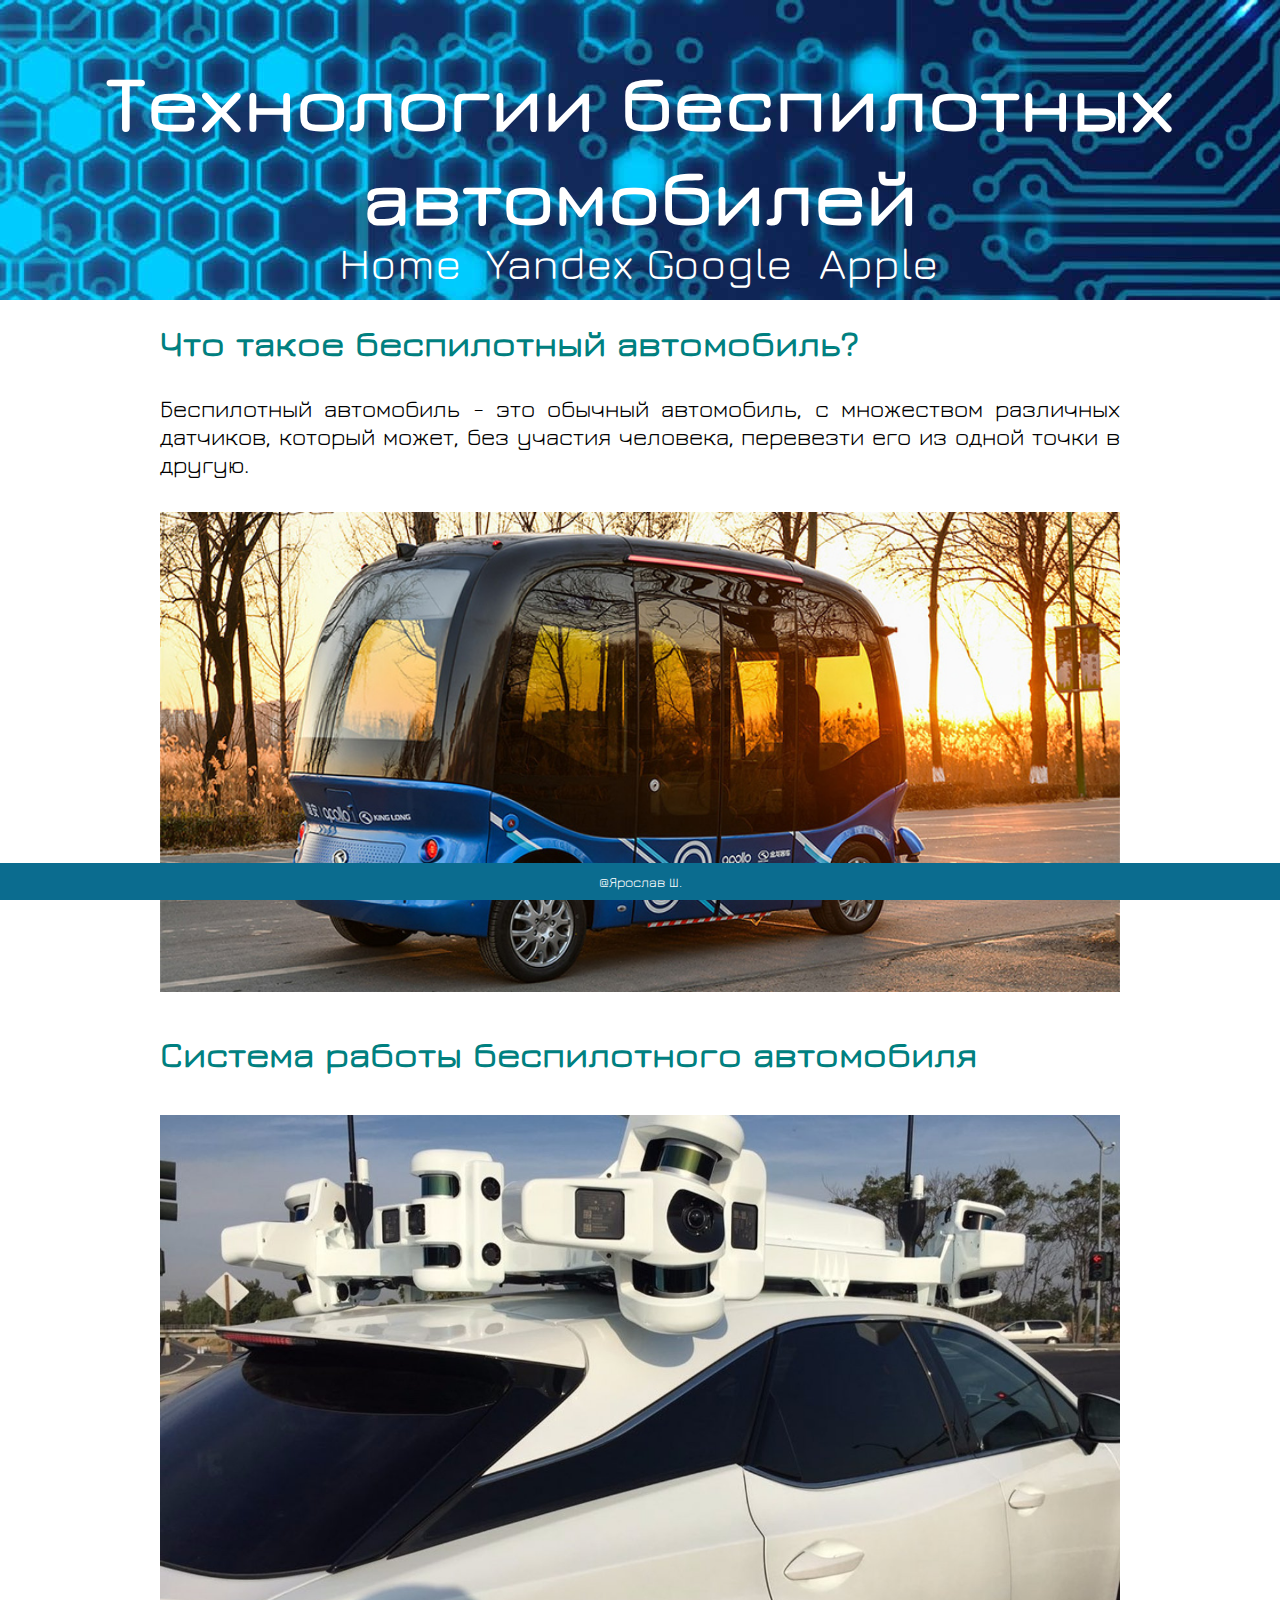
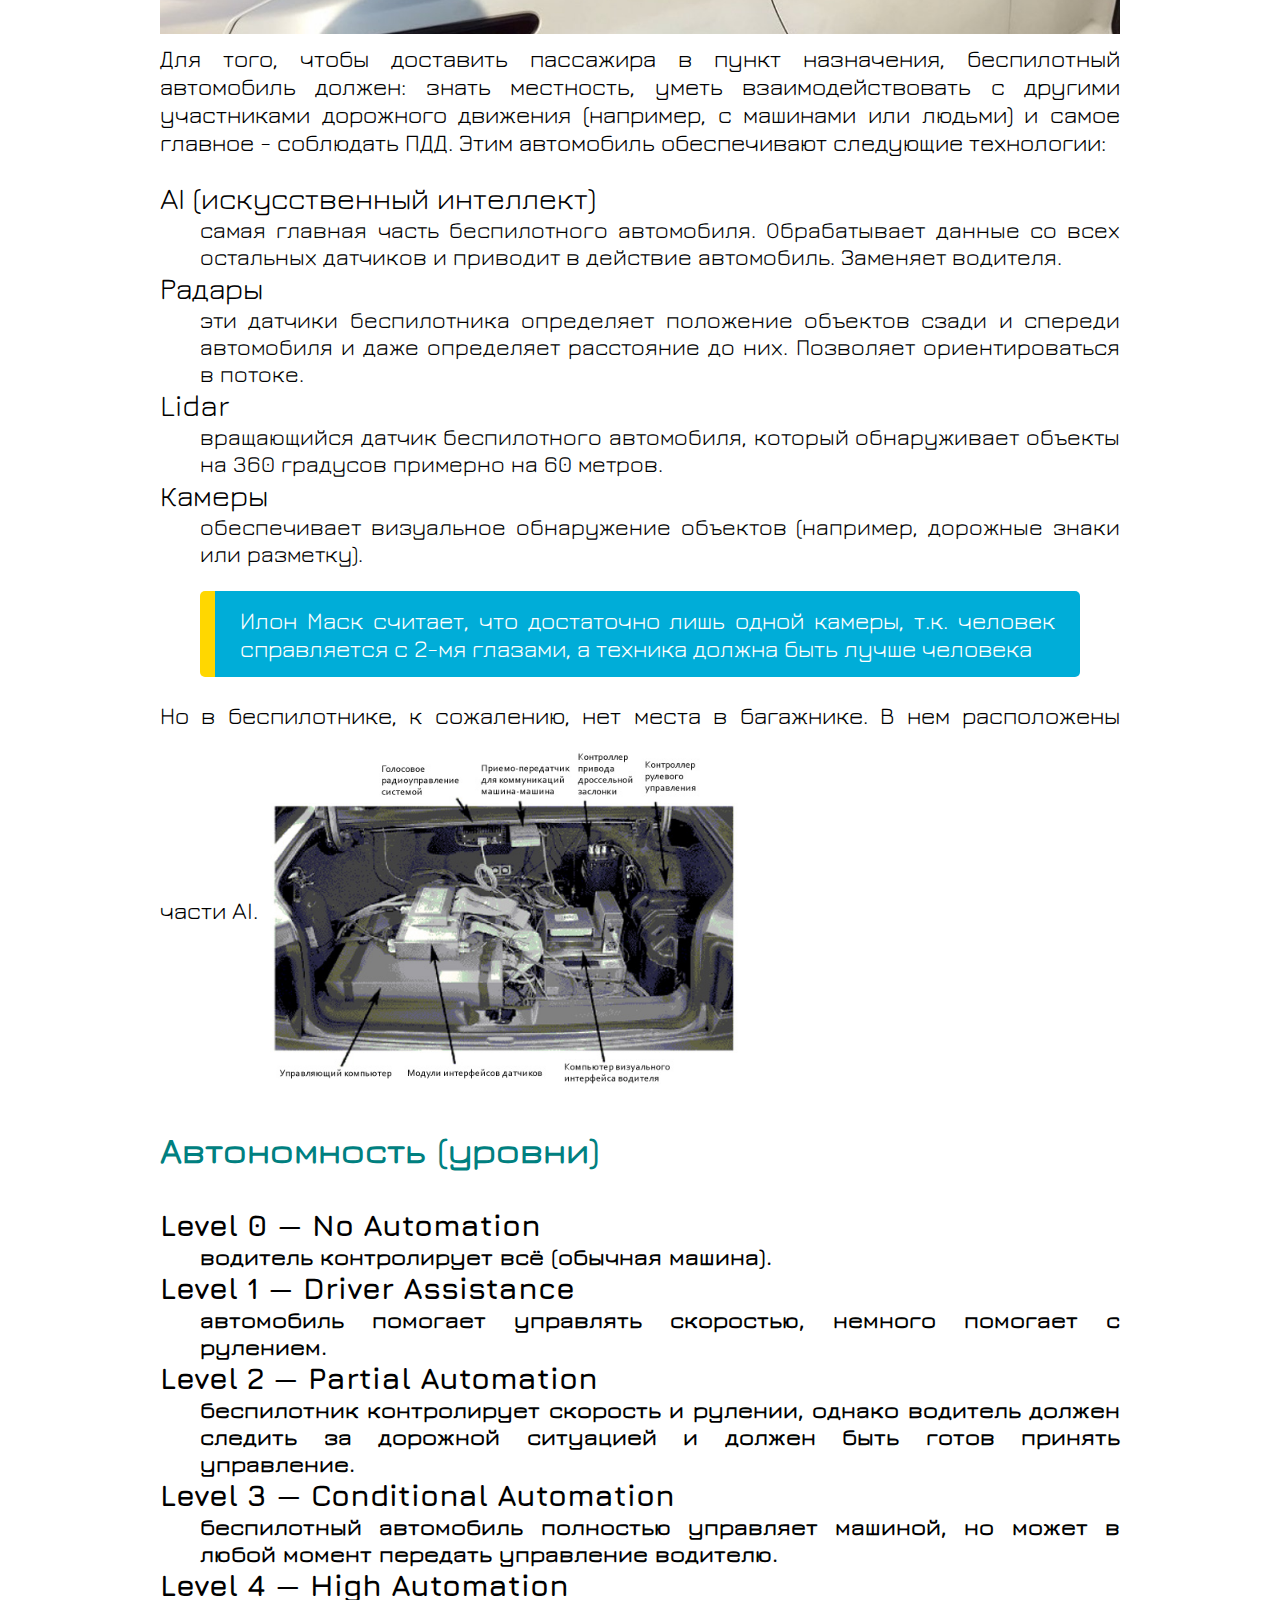
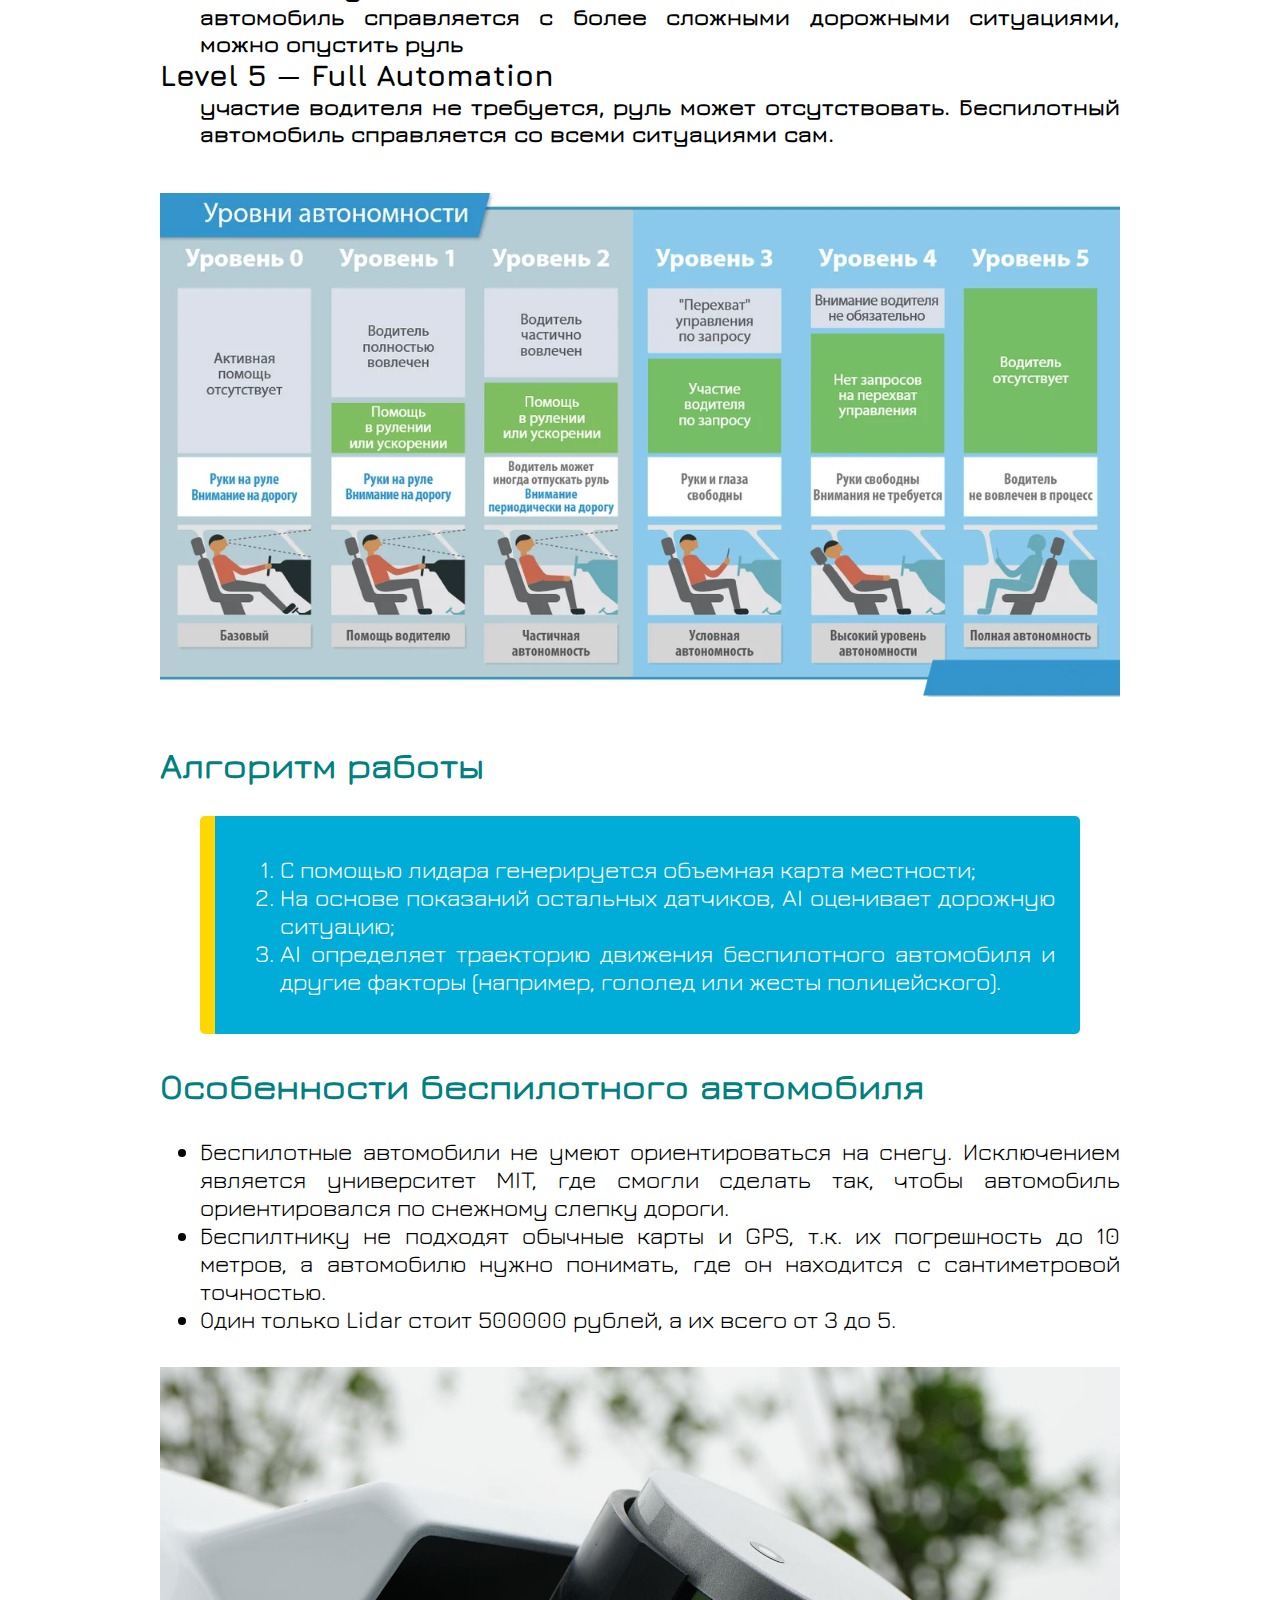
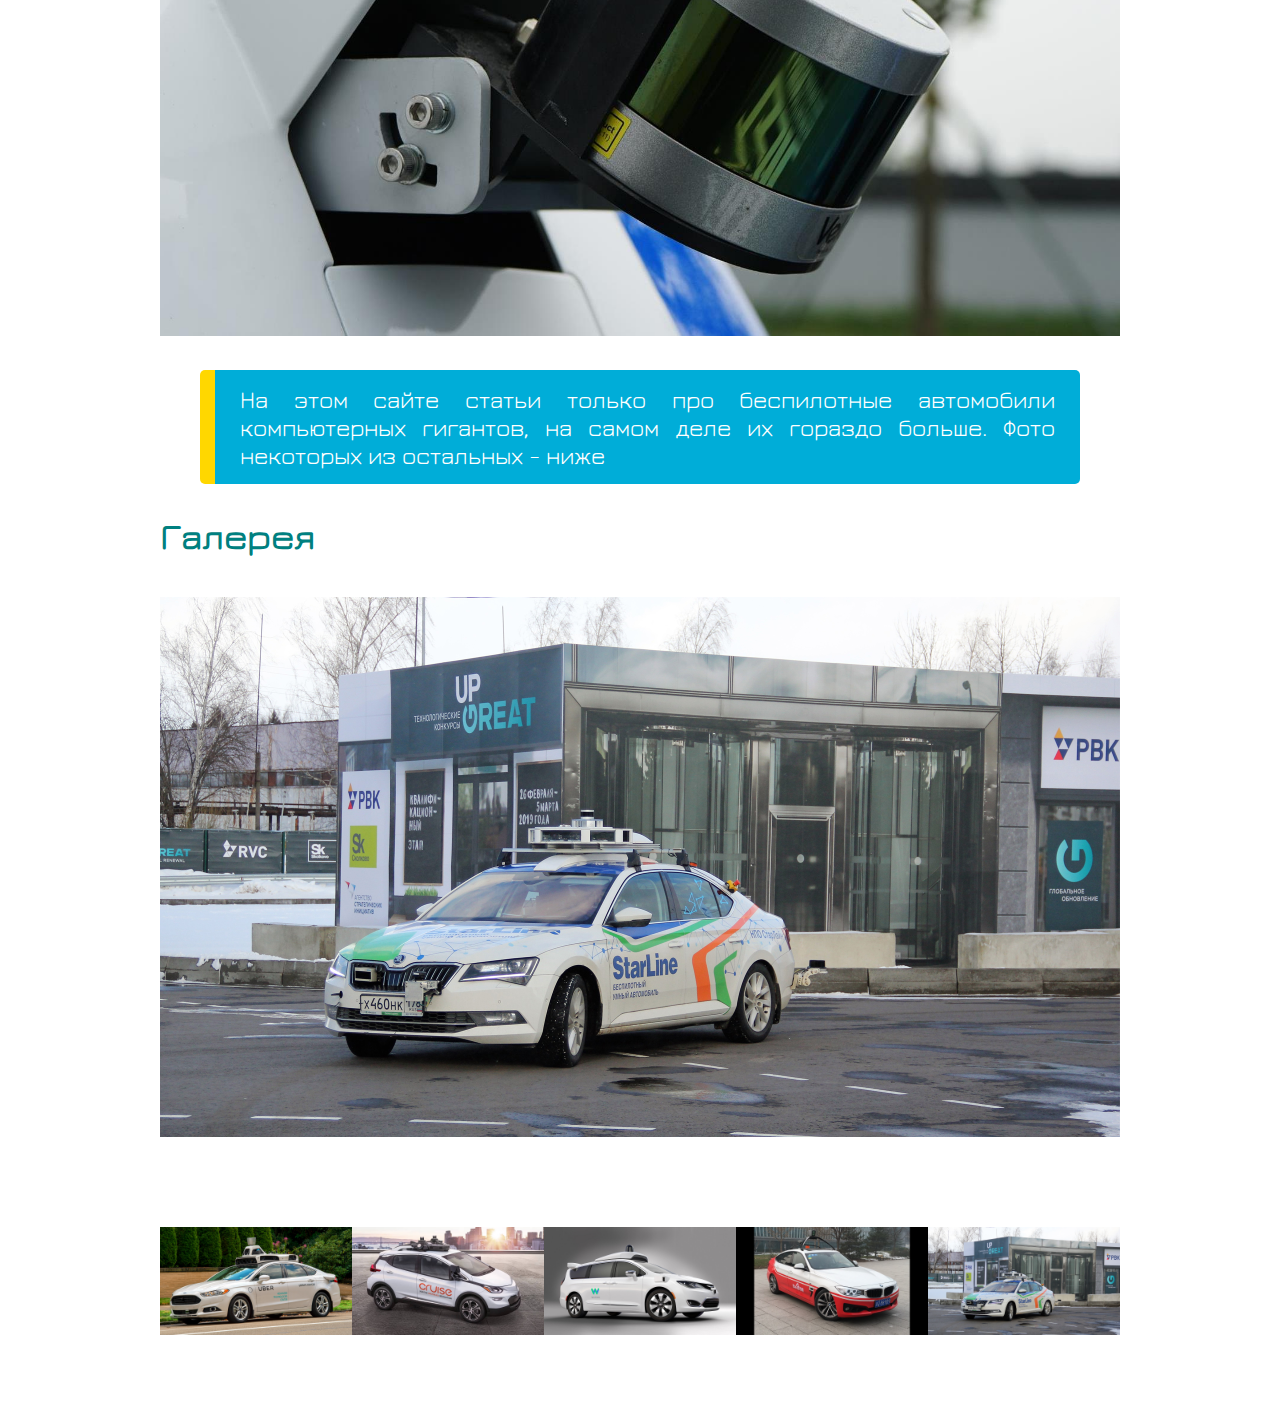
<file: index.html>
<!DOCTYPE html>
<html lang="ru">
	<head>
		<meta charset="utf-8">
		<title>Беспилотные автомобили</title>
		<link rel="stylesheet" href="css/style.css">
		<link rel="icon" type="image/x-icon" href="media/favicon/favicon.ico">
	</head>
	<body>
		<header>
			<h1 align="center">Технологии беспилотных автомобилей</h1>
		</header>
		<table width="50%" align="center">
			<tr>
				<td width="25%" align="center"><a href="index.html">Home</a></td>
				<td width="25%" align="center"><a href="pages/yandex.html">Yandex</a></td>
				<td width="25%" align="center"><a href="pages/google.html">Google</a></td>
				<td width="25%" align="center"><a href="pages/apple.html">Apple</a></td>
			</tr>
		</table>
		<section>
			<h2>Что такое беспилотный автомобиль?</h2>
			<p>Беспилотный автомобиль - это обычный автомобиль, с множеством различных датчиков, который может, без участия человека, перевезти его из одной точки в другую.</p>
			<img src="media/img/img5.jpg" width="100%" alt="обновите страницу, чтобы загрузить изображение" title="Беспилотный автобус" align="center">
			<h2>Система работы беспилотного автомобиля</h2>
			<p>
			<img src="media/img/img2.jpg" width="100%" alt="обновите страницу, чтобы загрузить изображение" title="Пример системы беспилотника" align="right">
			Для того, чтобы доставить пассажира в пункт назначения, беспилотный автомобиль должен: знать местность, уметь взаимодействовать с другими участниками дорожного движения (например, с машинами или людьми) и самое главное - соблюдать ПДД. Этим автомобиль обеспечивают следующие технологии:<br>
			<dl>
				<dt>AI (искусственный интеллект)</dt>
				<dd>самая главная часть беспилотного автомобиля. Обрабатывает данные со всех остальных датчиков и приводит в действие автомобиль. Заменяет водителя.</dd>
				<dt>Радары</dt>
				<dd>эти датчики беспилотника определяет положение объектов сзади и спереди автомобиля и даже определяет расстояние до них. Позволяет ориентироваться в потоке.</dd>
				<dt>Lidar</dt>
				<dd>вращающийся датчик беспилотного автомобиля, который обнаруживает объекты на 360 градусов примерно на 60 метров.</dd>
				<dt>Камеры</dt>
				<dd>обеспечивает визуальное обнаружение объектов (например, дорожные знаки или разметку).</dd>
			</dl>
			<blockquote>Илон Маск считает, что достаточно лишь одной камеры, т.к. человек справляется с 2-мя глазами, а техника должна быть лучше человека</blockquote>
			Но в беспилотнике, к сожалению, нет места в багажнике. В нем расположены части AI.
			<img src="media/img/img00.jpg" width="50%" alt="обновите страницу, чтобы загрузить изображение" title="Багажник беспилотного автомобиля" align="center">
			</p>
			<h2>Автономность (уровни)<h2>
			<p>
			<dl>
				<dt>Level 0 — No Automation<dt>
				<dd>водитель контролирует всё (обычная машина).<dd>
				<dt>Level 1 — Driver Assistance<dt>
				<dd>автомобиль помогает управлять скоростью, немного помогает с рулением.<dd>
				<dt>Level 2 — Partial Automation<dt>
				<dd>беспилотник контролирует скорость и рулении, однако водитель должен следить за дорожной ситуацией и должен быть готов принять управление.<dd>
				<dt>Level 3 — Conditional Automation<dt>
				<dd>беспилотный автомобиль полностью управляет машиной, но может в любой момент передать управление водителю.<dd>
				<dt>Level 4 — High Automation<dt>
				<dd>автомобиль справляется с более сложными дорожными ситуациями, можно опустить руль<dd>
				<dt>Level 5 — Full Automation<dt>
				<dd>участие водителя не требуется, руль может отсутствовать. Беспилотный автомобиль справляется со всеми ситуациями сам.<dd>
			</dl>
			<img src="media/img/img4.png" width="100%" alt="обновите страницу, чтобы загрузить изображение" title="Уровни автономности" align="center">
			</p>
			<h2>Алгоритм работы</h2>
			<blockquote>
			<ol>
				<li>С помощью лидара генерируется объемная карта местности;</li>
				<li>На основе показаний остальных датчиков, AI оценивает дорожную ситуацию;</li>
				<li>AI определяет траекторию движения беспилотного автомобиля и другие факторы (например, гололед или жесты полицейского).</li>
			</ol>
			</blockquote>
			<h2>Особенности беспилотного автомобиля</h2>
			<p>
			<ul>
				<li>Беспилотные автомобили не умеют ориентироваться на снегу. Исключением является университет MIT, где смогли сделать так, чтобы автомобиль ориентировался по снежному слепку дороги.</li>
				<li>Беспилтнику не подходят обычные карты и GPS, т.к. их погрешность до 10 метров, а автомобилю нужно понимать, где он находится с сантиметровой точностью.</li>
				<li>Один только Lidar стоит 500000 рублей, а их всего от 3 до 5.</li>
			</ul>
			<img src="media/img/img6.jpg" width="100%" alt="обновите страницу, чтобы загрузить изображение" title="Lidar" align="center">
			</p>
			<blockquote>На этом сайте статьи только про беспилотные автомобили компьютерных гигантов, на самом деле их гораздо больше. Фото некоторых из остальных - ниже</blockquote>
			<h2>Галерея</h2>
			<div class="cssSlider">
			<ul class="slides">
				<li id="slide1"><img src="media/sample/all/s01.jpg" alt="обновите страницу, чтобы загрузить изображение" title="Uber" /></li>
				<li id="slide2"><img src="media/sample/all/s02.jpg" alt="обновите страницу, чтобы загрузить изображение" title="General Motors" /></li>
				<li id="slide3"><img src="media/sample/all/s03.jpg" alt="обновите страницу, чтобы загрузить изображение" title="Waymo" /></li>
				<li id="slide4"><img src="media/sample/all/s04.jpg" alt="обновите страницу, чтобы загрузить изображение" title="Baidu" /></li>
				<li id="slide5"><img src="media/sample/all/s05.jpg" alt="обновите страницу, чтобы загрузить изображение" title="StarLine" /></li>
			</ul>
			<ul class="thumbnails">
				<li><a href="index.html#slide1"><img src="media/sample/all/s01.jpg" /></a></li>
				<li><a href="index.html#slide2"><img src="media/sample/all/s02.jpg" /></a></li>
				<li><a href="index.html#slide3"><img src="media/sample/all/s03.jpg" /></a></li>
				<li><a href="index.html#slide4"><img src="media/sample/all/s04.jpg" /></a></li>
				<li><a href="index.html#slide5"><img src="media/sample/all/s05.jpg" /></a></li>
			</ul>
		</div>
		</section>
		<footer>@Ярослав Ш.</footer>
	</body>
</html>
</file>
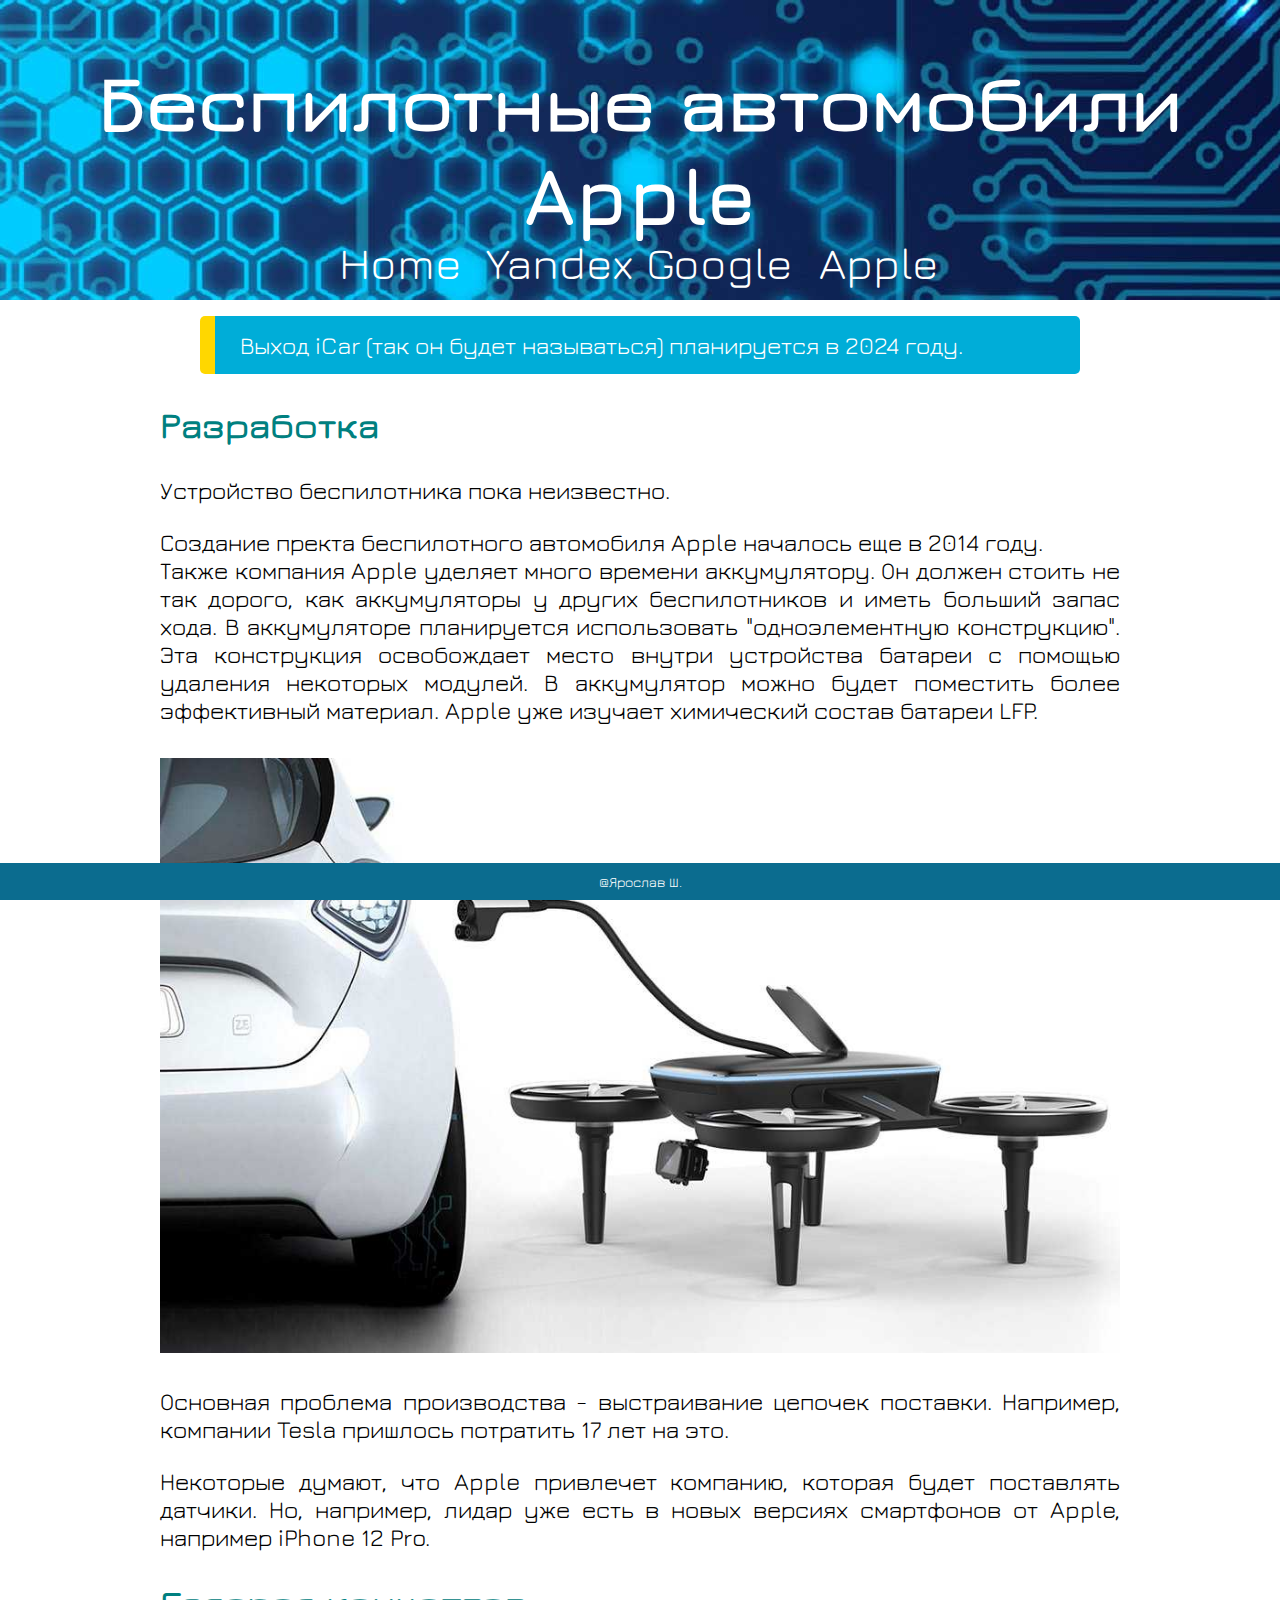
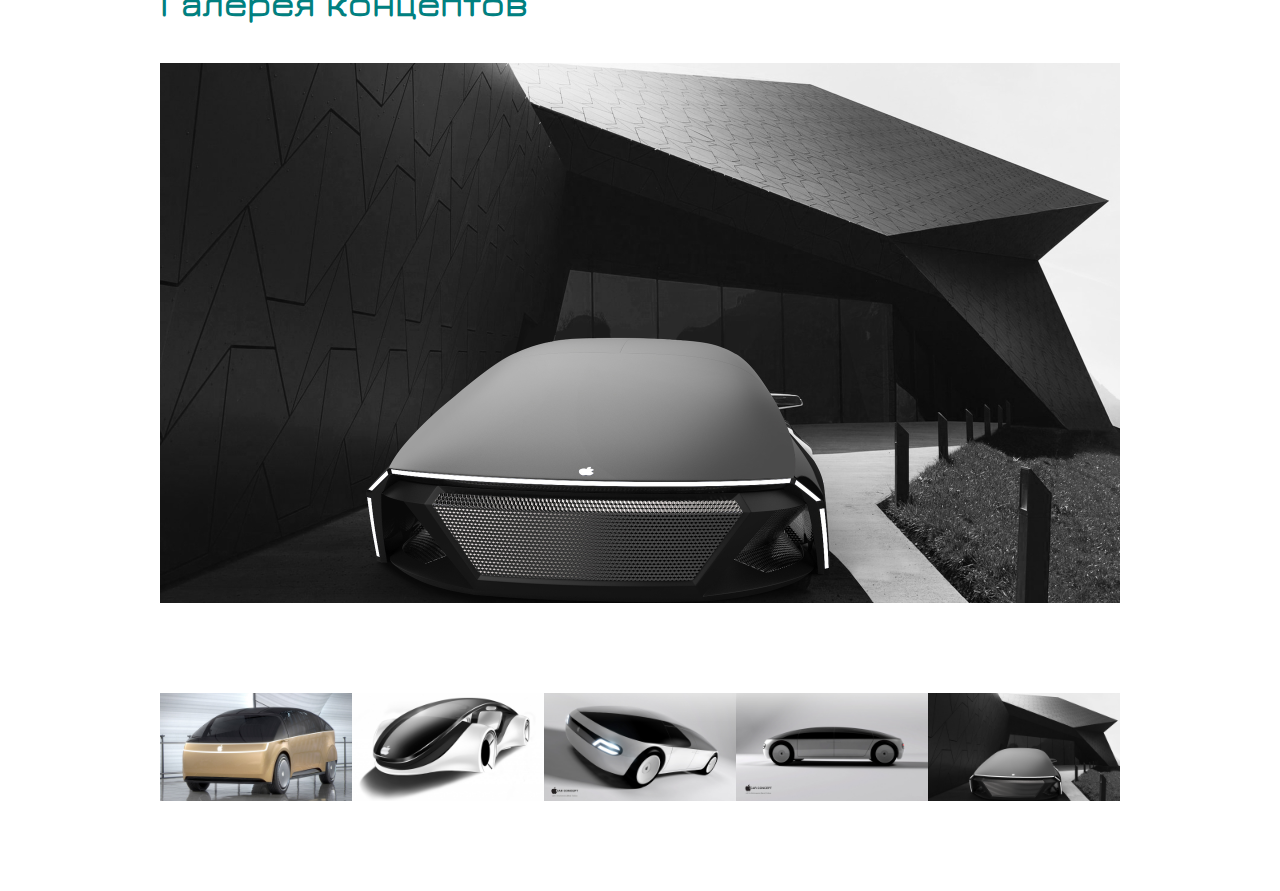
<file: pages/apple.html>
<!DOCTYPE html>
<html lang="ru">
	<head>
		<meta charset="utf-8">
		<title>Беспилотные автомобили</title>
		<link rel="stylesheet" href="../css/style.css">
		<link rel="icon" type="image/x-icon" href="../media/favicon/favicon.ico">
	</head>
	<body>
		<header>
			<h1 align="center">Беспилотные автомобили Apple</h1>
		</header>
		<table width="50%" align="center">
			<tr>
				<td width="25%" align="center"><a href="../index.html">Home</a></td>
				<td width="25%" align="center"><a href="yandex.html">Yandex</a></td>
				<td width="25%" align="center"><a href="google.html">Google</a></td>
				<td width="25%" align="center"><a href="apple.html">Apple</a></td>
			</tr>
		</table>
		<section>
		<blockquote>Выход iCar (так он будет называться) планируется в 2024 году.</blockquote>
		<h2>Разработка</h2>
		<p>Устройство беспилотника пока неизвестно.</p>
		</p>Создание пректа беспилотного автомобиля Apple началось еще в 2014 году. <br>
		Также компания Apple уделяет много времени аккумулятору. Он должен стоить не так дорого, как аккумуляторы у других беспилотников и иметь больший запас хода. В аккумуляторе планируется использовать "одноэлементную конструкцию". Эта конструкция освобождает место внутри устройства батареи с помощью удаления некоторых модулей. В аккумулятор можно будет поместить более эффективный материал. Apple уже изучает химический состав батареи LFP.</p>
		<img src="../media/img/img20.jpg" width="100%" alt="обновите страницу, чтобы загрузить изображение" title="Концепт зарядки электромобиля" align="center">
		<p>Основная проблема производства - выстраивание цепочек поставки. Например, компании Tesla пришлось потратить 17 лет на это.</p>
		<p>Некоторые думают, что Apple привлечет компанию, которая будет поставлять датчики. Но, например, лидар уже есть в новых версиях смартфонов от Apple, например iPhone 12 Pro.</p>
		<h2>Галерея концептов</h2>
		<div class="cssSlider">
			<ul class="slides">
				<li id="slide1"><img src="../media/sample/ap/s1.jpg" alt="обновите страницу, чтобы загрузить изображение" /></li>
				<li id="slide2"><img src="../media/sample/ap/s2.jpg" alt="обновите страницу, чтобы загрузить изображение" /></li>
				<li id="slide3"><img src="../media/sample/ap/s3.png" alt="обновите страницу, чтобы загрузить изображение" /></li>
				<li id="slide4"><img src="../media/sample/ap/s4.png" alt="обновите страницу, чтобы загрузить изображение" /></li>
				<li id="slide5"><img src="../media/sample/ap/s5.jpg" alt="обновите страницу, чтобы загрузить изображение" /></li>
			</ul>
			<ul class="thumbnails">
				<li><a href="apple.html#slide1"><img src="../media/sample/ap/s1.jpg" /></a></li>
				<li><a href="apple.html#slide2"><img src="../media/sample/ap/s2.jpg" /></a></li>
				<li><a href="apple.html#slide3"><img src="../media/sample/ap/s3.png" /></a></li>
				<li><a href="apple.html#slide4"><img src="../media/sample/ap/s4.png" /></a></li>
				<li><a href="apple.html#slide5"><img src="../media/sample/ap/s5.jpg" /></a></li>
			</ul>
		</div>
		</section>
		<footer>@Ярослав Ш.</footer>
	</body>
</html>
</file>
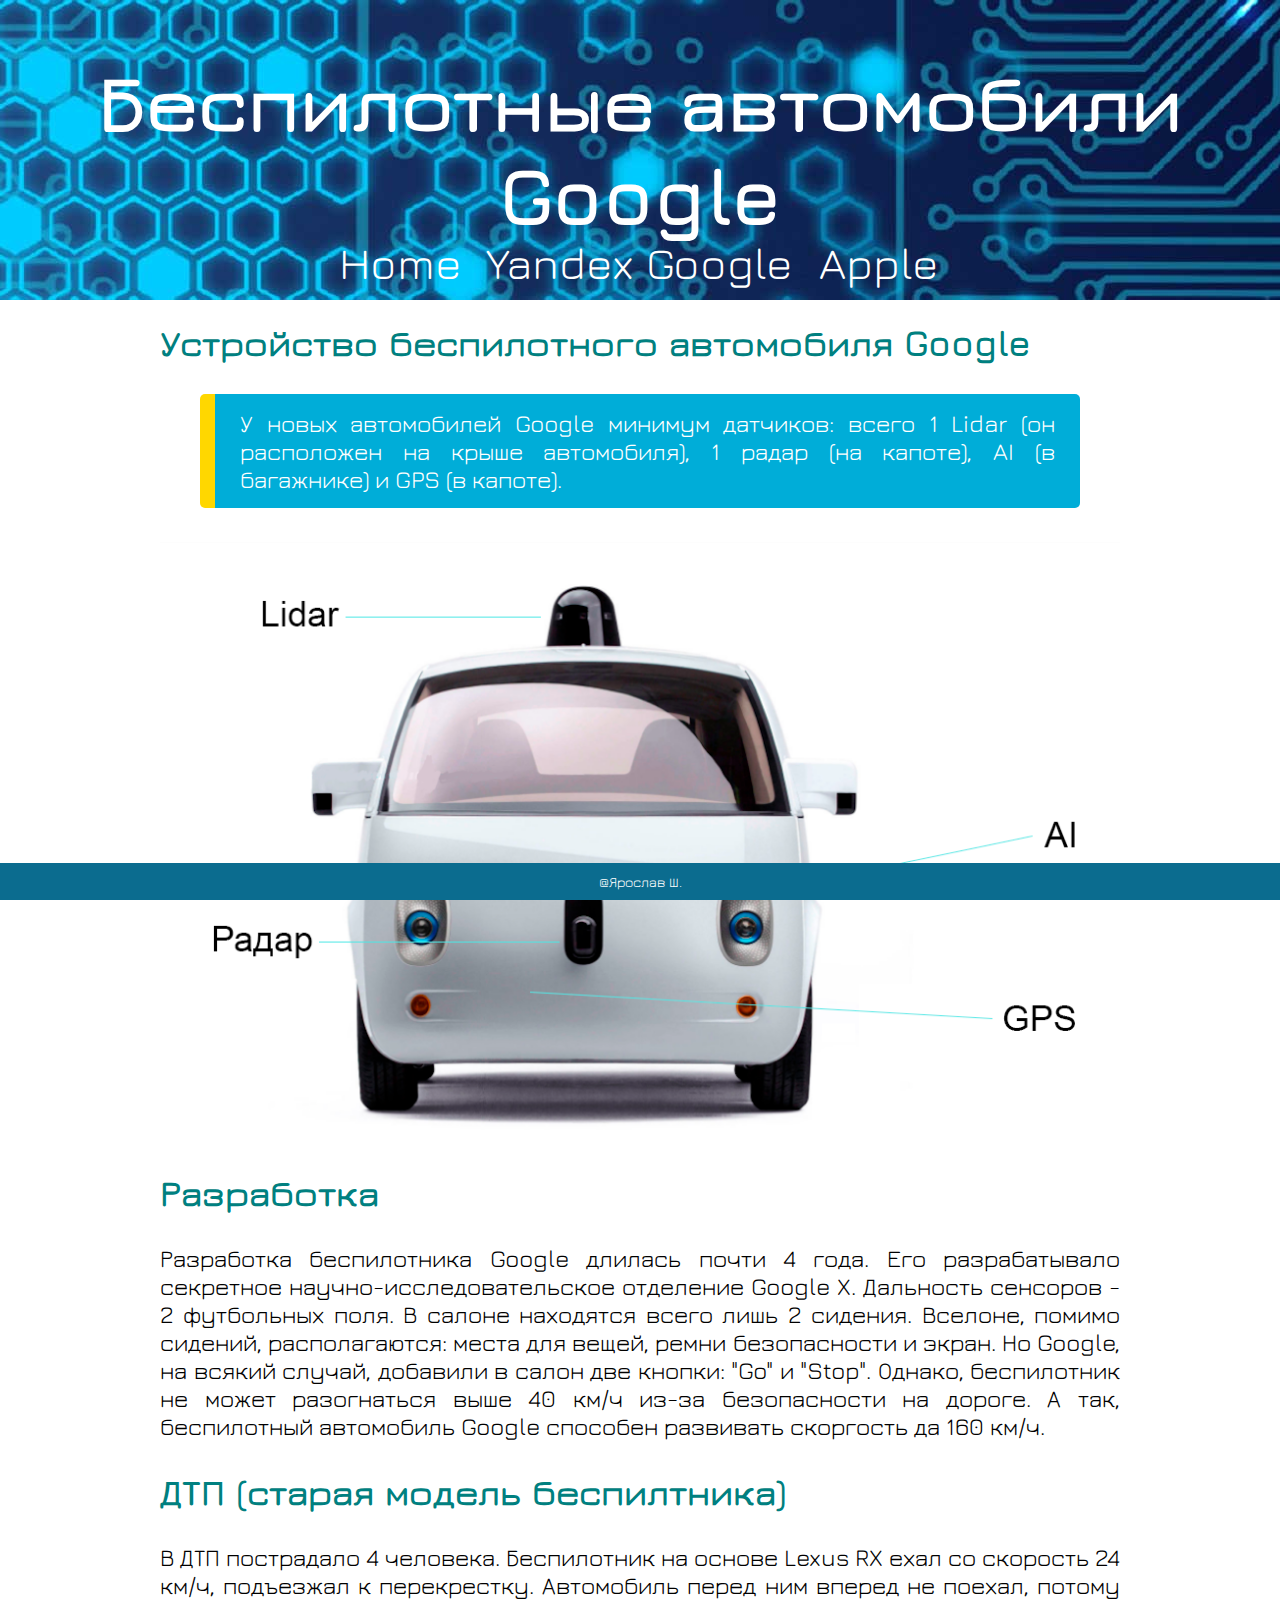
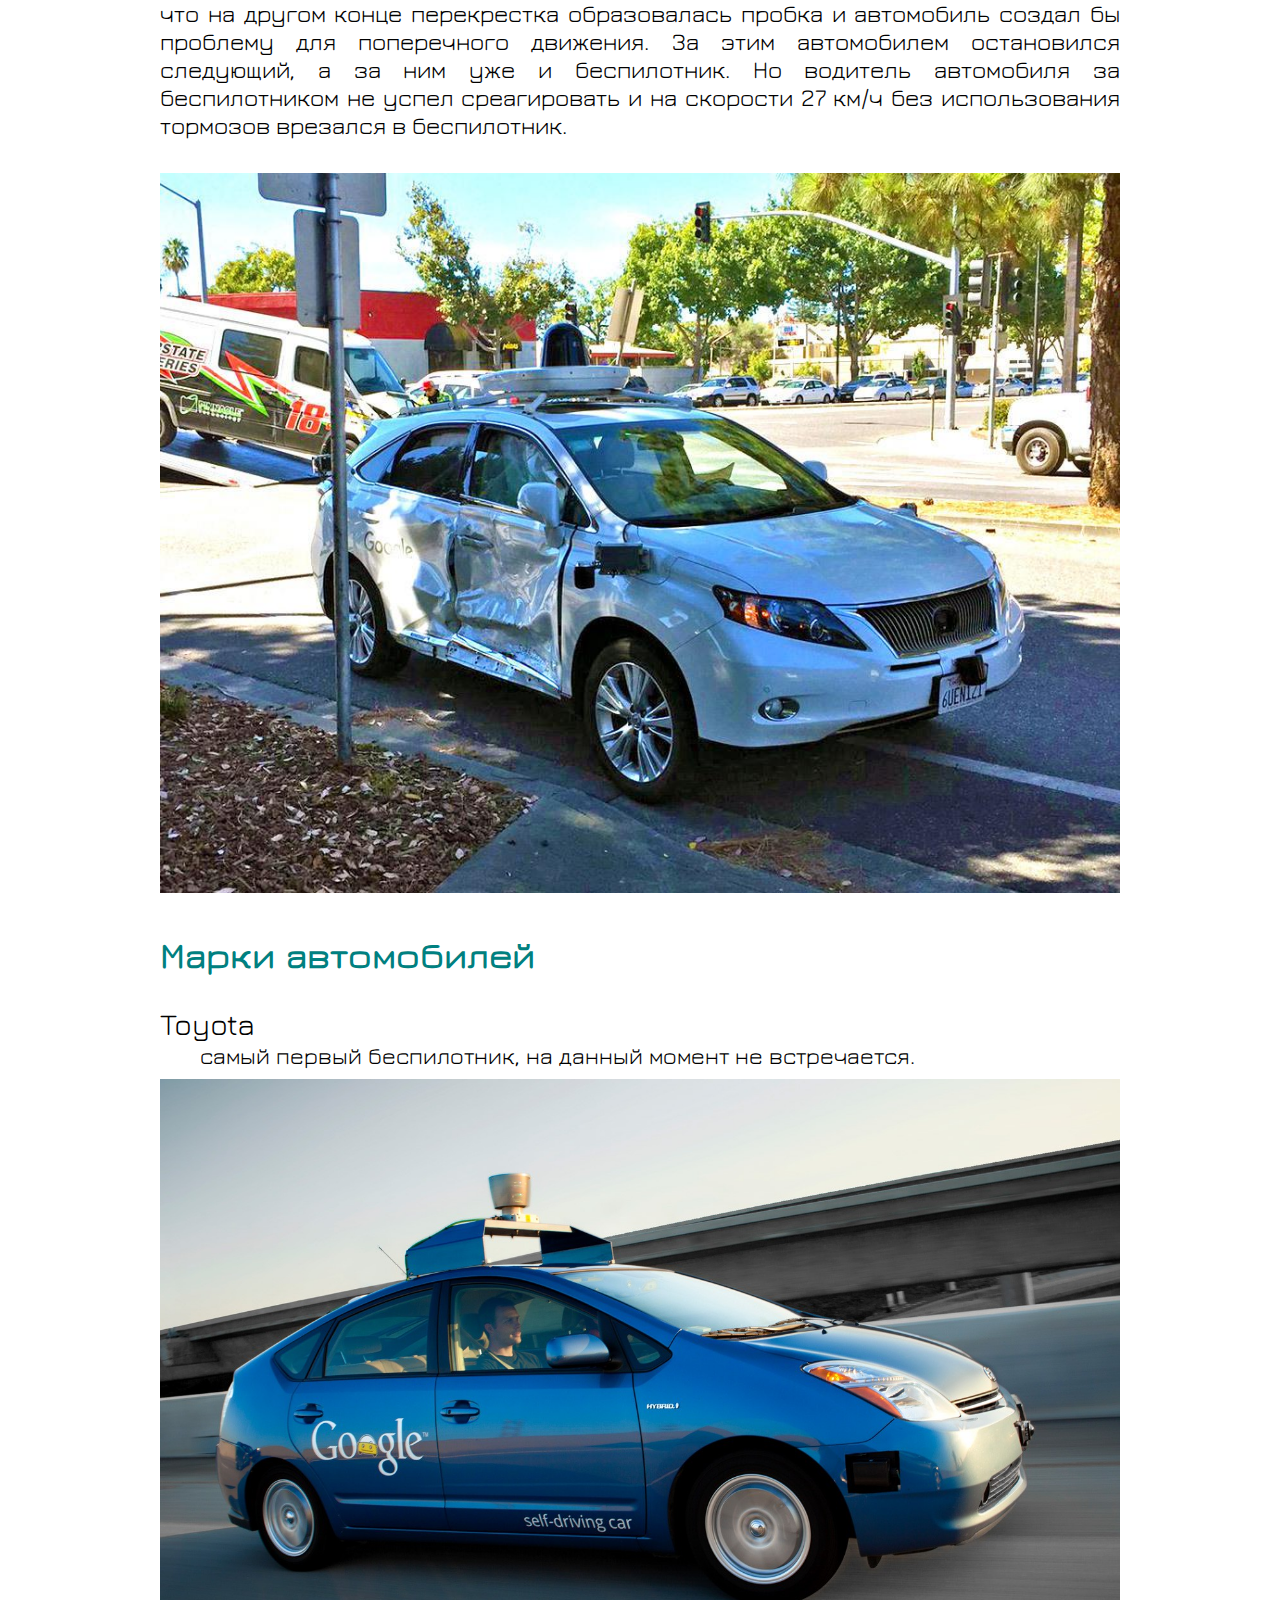
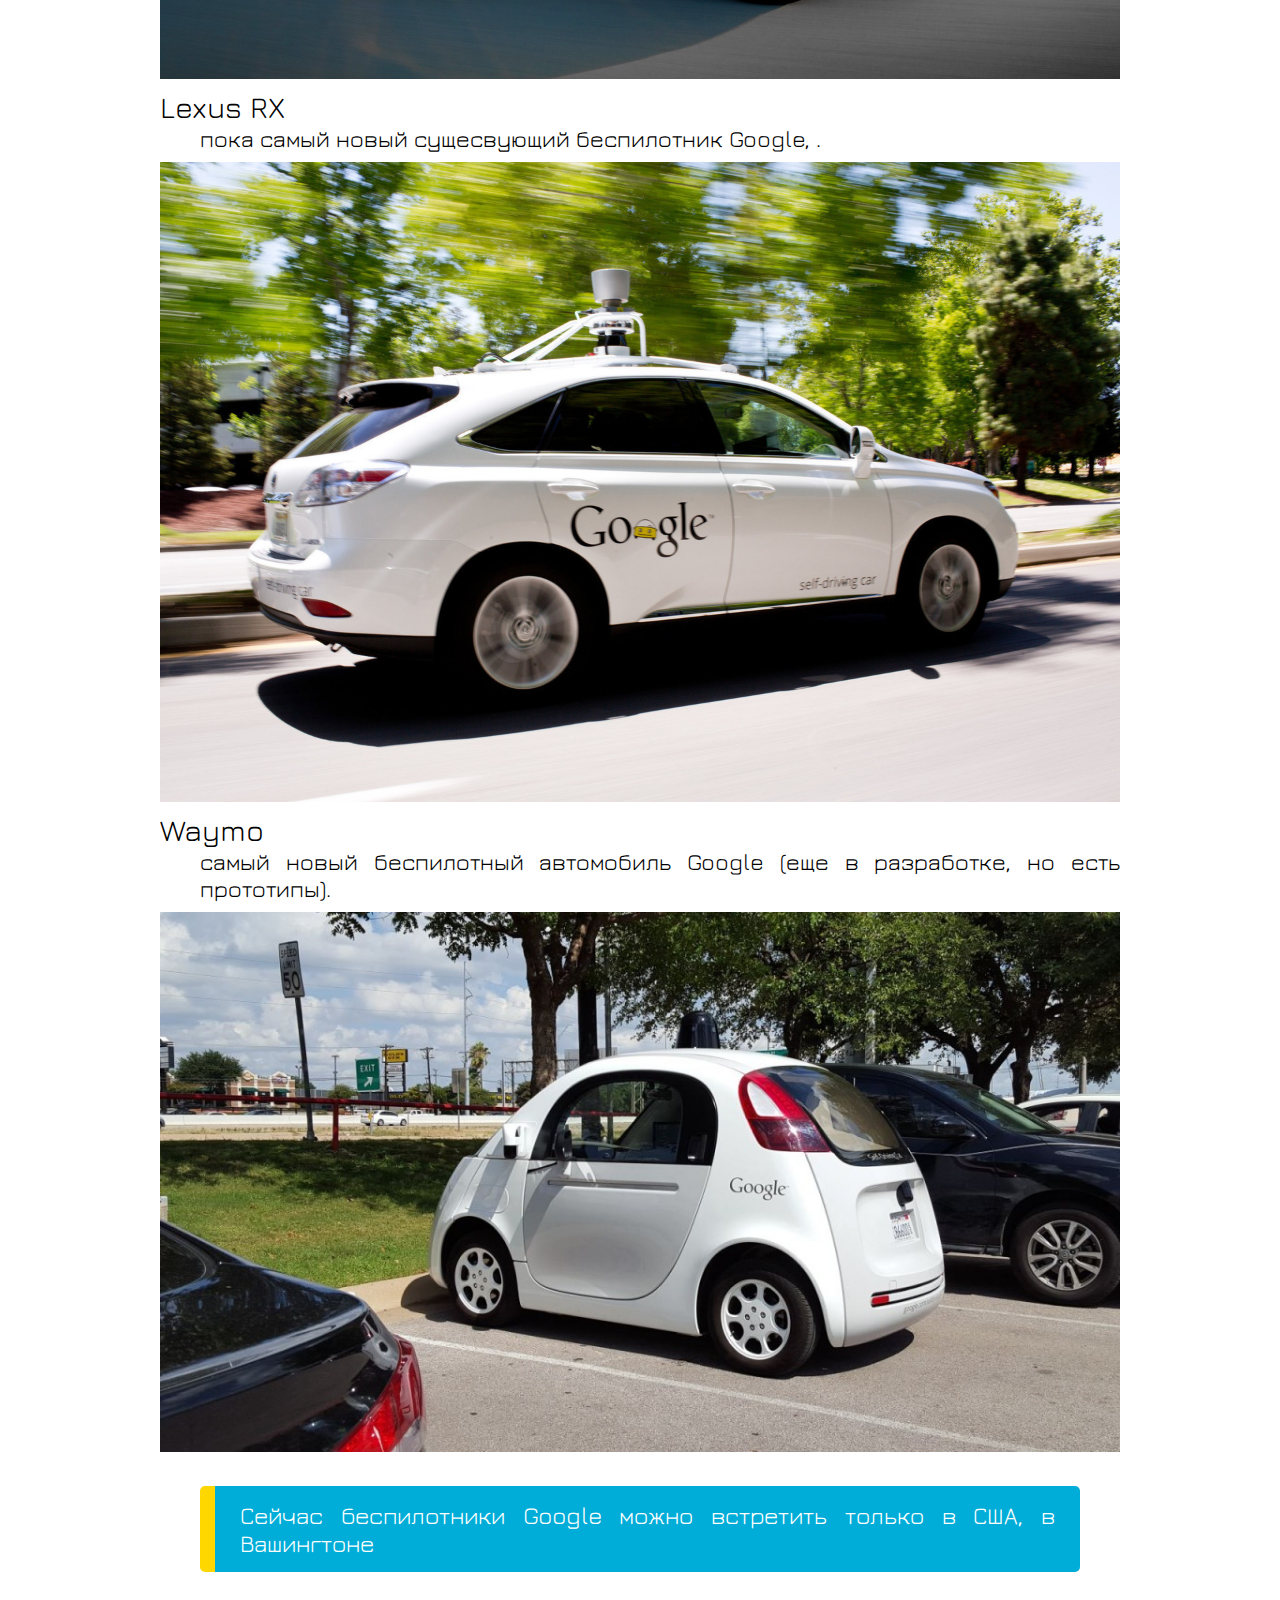
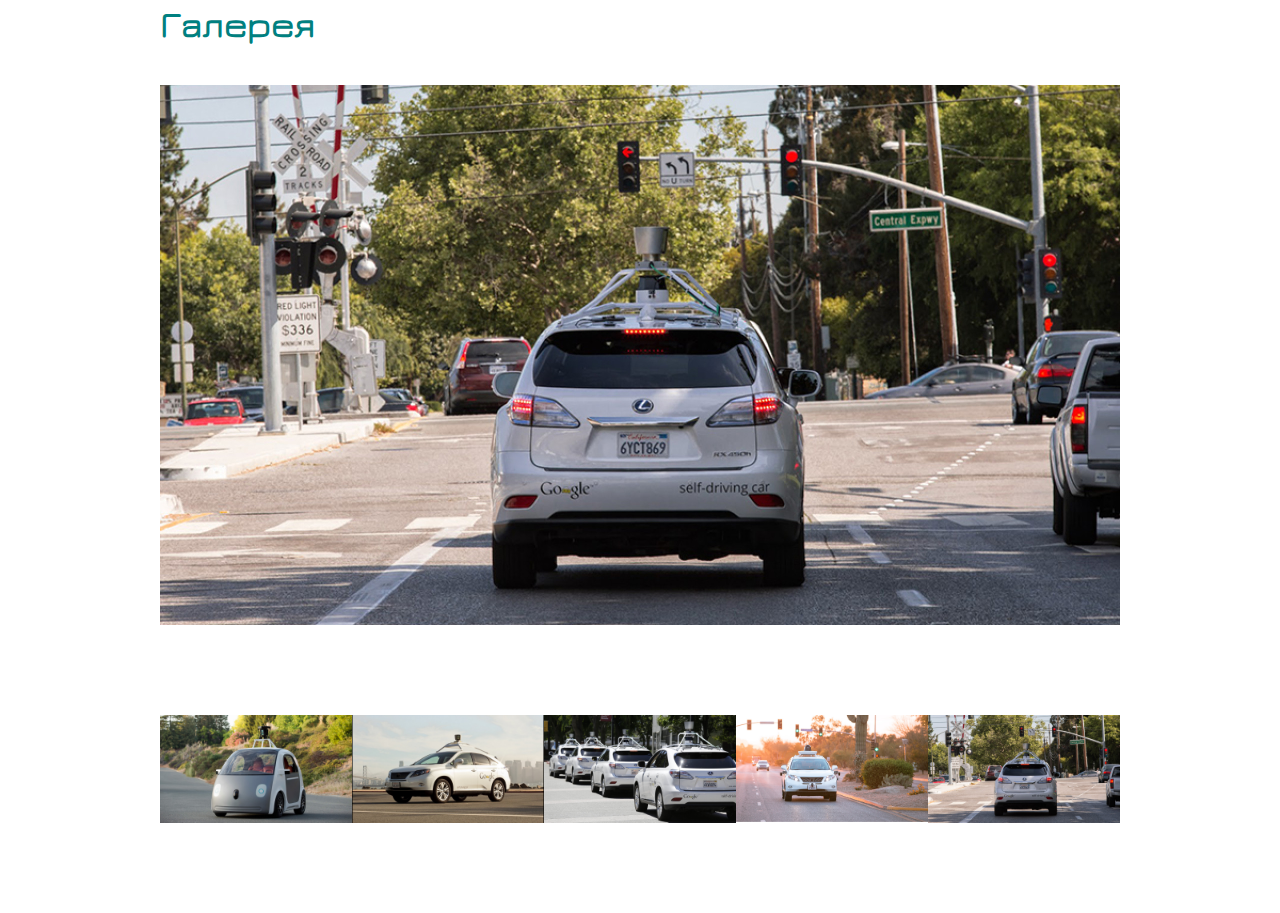
<file: pages/google.html>
<!DOCTYPE html>
<html lang="ru">
	<head>
		<meta charset="utf-8">
		<title>Беспилотные автомобили</title>
		<link rel="stylesheet" href="../css/style.css">
		<link rel="icon" type="image/x-icon" href="../media/favicon/favicon.ico">
	</head>
	<body>
		<header>
			<h1 align="center">Беспилотные автомобили Google</h1>
		</header>
		<table width="50%" align="center">
			<tr>
				<td width="25%" align="center"><a href="../index.html">Home</a></td>
				<td width="25%" align="center"><a href="yandex.html">Yandex</a></td>
				<td width="25%" align="center"><a href="google.html">Google</a></td>
				<td width="25%" align="center"><a href="apple.html">Apple</a></td>
			</tr>
		</table>
		<section>
		<h2>Устройство беспилотного автомобиля Google</h2>
		<blockquote>У новых автомобилей Google минимум датчиков: всего 1 Lidar (он расположен на крыше автомобиля), 1 радар (на капоте), AI (в багажнике) и GPS (в капоте).</blockquote>
		<img src="../media/img/img14.png" width="100%" alt="обновите страницу, чтобы загрузить изображение" title="Устройство беспилотника Google" align="center">
		<h2>Разработка</h2>
		<p>Разработка беспилотника Google длилась почти 4 года. Его разрабатывало секретное научно-исследовательское отделение Google X. Дальность сенсоров - 2 футбольных поля. В салоне находятся всего лишь 2 сидения. Вселоне, помимо сидений, располагаются: места для вещей, ремни безопасности и экран. Но Google, на всякий случай, добавили в салон две кнопки: "Go" и "Stop". Однако, беспилотник не может разогнаться выше 40 км/ч из-за безопасности на дороге. А так, беспилотный автомобиль Google способен развивать скоргость да 160 км/ч. </p>
		<h2>ДТП (старая модель беспилтника)</h2>
		<p>В ДТП пострадало 4 человека. Беспилотник на основе Lexus RX ехал со скорость 24 км/ч, подъезжал к перекрестку. Автомобиль перед ним вперед не поехал, потому что на другом конце перекрестка образовалась пробка и автомобиль создал бы проблему для поперечного движения. За этим автомобилем остановился следующий, а за ним уже и беспилотник. Но водитель автомобиля за беспилотником не успел среагировать и на скорости 27 км/ч без использования тормозов врезался в беспилотник.</p>
		<img src="../media/img/img16.jpg" width="100%" alt="обновите страницу, чтобы загрузить изображение" title="ДТП" align="center">
		<h2>Марки автомобилей</h2>
		<dl>
			<dt>Toyota</dt>
			<dd>самый первый беспилотник, на данный момент не встречается.</dd>
			<img src="../media/img/img19.jpg" width="100%" alt="обновите страницу, чтобы загрузить изображение" align="center">
			<dt>Lexus RX</dt>
			<dd>пока самый новый сущесвующий беспилотник Google, .</dd>
			<img src="../media/img/img17.jpeg" width="100%" alt="обновите страницу, чтобы загрузить изображение" align="center">
			<dt>Waymo</dt>
			<dd>самый новый беспилотный автомобиль Google (еще в разработке, но есть прототипы).</dd>
			<img src="../media/img/img18.jpg" width="100%" alt="обновите страницу, чтобы загрузить изображение" align="center">
		</dl>
		<blockquote>Сейчас беспилотники Google можно встретить только в США, в Вашингтоне</blockquote>
		<h2>Галерея</h2>
		<div class="cssSlider">
			<ul class="slides">
				<li id="slide1"><img src="../media/sample/goo/s1.jpg" alt="обновите страницу, чтобы загрузить изображение" /></li>
				<li id="slide2"><img src="../media/sample/goo/s2.jpg" alt="обновите страницу, чтобы загрузить изображение" /></li>
				<li id="slide3"><img src="../media/sample/goo/s3.jpg" alt="обновите страницу, чтобы загрузить изображение" /></li>
				<li id="slide4"><img src="../media/sample/goo/s4.jpg" alt="обновите страницу, чтобы загрузить изображение" /></li>
				<li id="slide5"><img src="../media/sample/goo/s5.jpg" alt="обновите страницу, чтобы загрузить изображение" /></li>
			</ul>
			<ul class="thumbnails">
				<li><a href="google.html#slide1"><img src="../media/sample/goo/s1.jpg" /></a></li>
				<li><a href="google.html#slide2"><img src="../media/sample/goo/s2.jpg" /></a></li>
				<li><a href="google.html#slide3"><img src="../media/sample/goo/s3.jpg" /></a></li>
				<li><a href="google.html#slide4"><img src="../media/sample/goo/s4.jpg" /></a></li>
				<li><a href="google.html#slide5"><img src="../media/sample/goo/s5.jpg" /></a></li>
			</ul>
		</div>
		</section>
		<footer>@Ярослав Ш.</footer>
	</body>
</html>
</file>
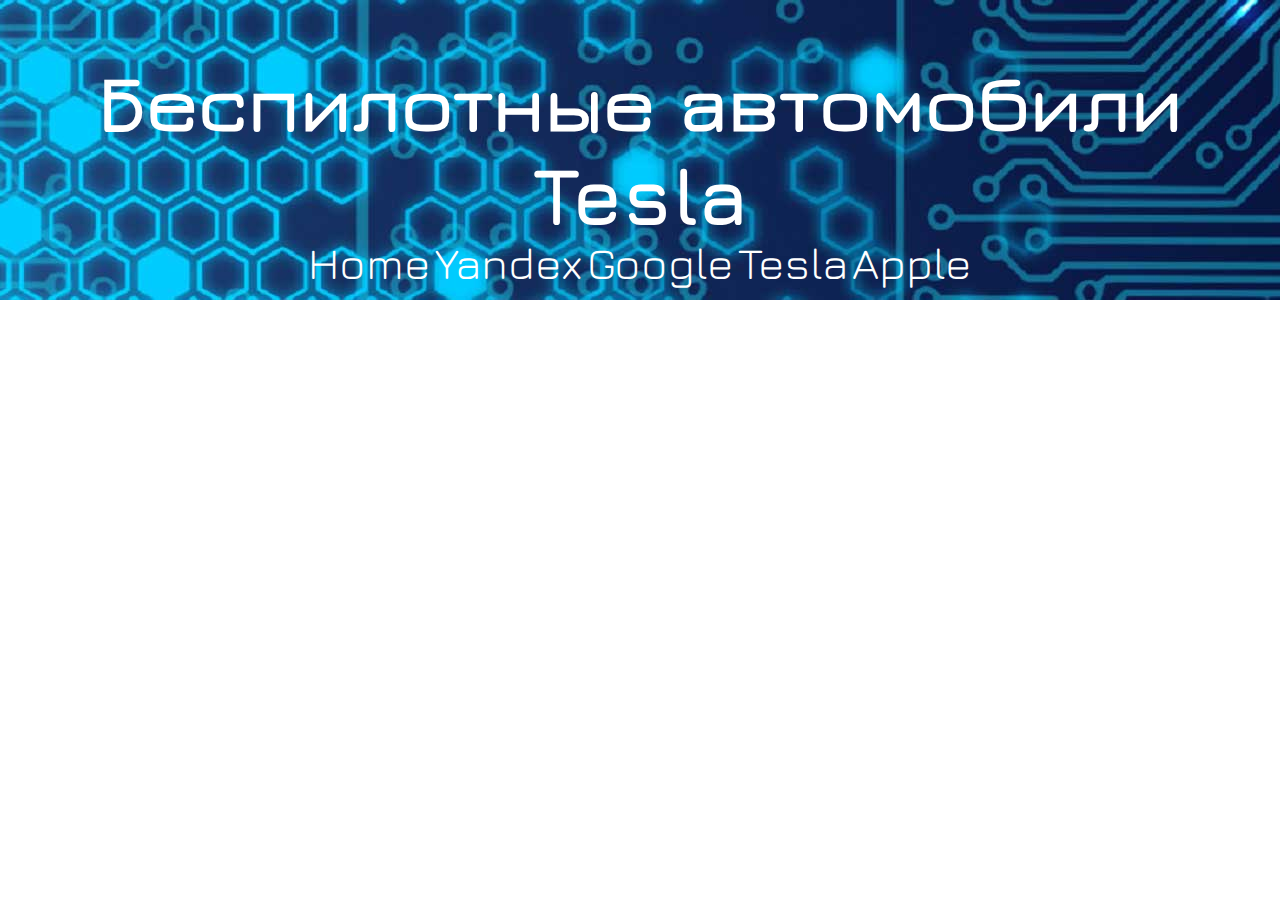
<file: pages/tesla.html>
<!DOCTYPE html>
<html lang="ru">
	<head>
		<meta charset="utf-8">
		<title>Беспилотные автомобили</title>
		<link rel="stylesheet" href="../css/style.css">
		<link rel="icon" type="image/x-icon" href="../media/favicon/favicon.ico">
	</head>
	<body>
		<header>
			<h1 align="center">Беспилотные автомобили Tesla</h1>
		</header>
		<table width="50%" align="center">
			<tr>
				<td width="25%" align="center"><a href="../index.html">Home</a></td>
				<td width="25%" align="center"><a href="yandex.html">Yandex</a></td>
				<td width="25%" align="center"><a href="google.html">Google</a></td>
				<td width="25%" align="center"><a href="tesla.html">Tesla</a></td>
				<td width="25%" align="center"><a href="apple.html">Apple</a></td>
			</tr>
		</table>
	</body>
</html>
</file>
<file: css/style.css>
@import url('https://fonts.googleapis.com/css2?family=Jura:wght@600&display=swap');
 body{
	 background:url(../media/bg/bg5.jpg) no-repeat center top;
	 /*background-size:100%;*/
	 font-family:Jura;
	 font-size:24px;
	 padding:0;
	 margin:0;
 }
 img {
	 padding-bottom:10px;
	 padding-top:10px;
 }
 header {
	 height:180px
 }
 footer {
	 position:fixed;
	 bottom:0;
	 width:100%;
	 background:#0b6c8f;
	 color:white;
	 text-align:center;
	 font-size:14px;
	 padding-top:10px;
	 padding-bottom:10px;
 }
 a {
	text-decoration:none;
	font-family:Jura;
	color:white;
	font-size:44px;
}
a:hover {
	color:gold;
}
h1 {
	font-family:Jura;
	color:white;
	font-size:80px;
}
section {
	width:75%;
	margin:auto;
	text-align:justify;
	padding-bottom:70px;
}
h2 {
	color:teal;
}
blockquote {
	background:#00add8;
	color:white;
	border-left:15px solid gold;
	padding:15px 25px;
	border-radius:5px;
}
dt {
	font-size:30px;
	color:black;
}
dd {
	font-size:23px;
	color:black;
}
@media(max-width:1200px){
	h1 {
		font-size:52px;
	}
}
@media(max-width:1000px){
	h1 {
		font-size:48px;
	}
	a {
		font-size:24px;
	}
	header {
	 height:200px
 }
}



.cssSlider {
	display: block;
	position: relative;
	width: 100%;
	overflow: hidden;
}
.cssSlider .slides {
	overflow: hidden;
	overflow: hidden;
	width: 100%;
	height: 70vmin;
	margin: 0;
	padding: 0;
	list-style: none;
}
.cssSlider .slides > li {
	width: 100%;
	height: 70vmin;
	position: absolute;
	z-index: 1;
	overflow: hidden;
}
.cssSlider .slides > li > img {
	width: 100%;
	height: auto;
}
/*
.cssSlider .slides > li:first-child:not(:target) {
	z-index: 1;
	-webkit-transform: translateY(0%);
	        transform: translateY(0%);
}
*/
.cssSlider .thumbnails {
	display: block;
	position: relative;
	padding: 0;
	margin: 0;
	list-style: none;
}
.cssSlider .thumbnails > li {
	float: left;
	width: 20%;
}
.cssSlider .thumbnails > li > a {
	display: block;
}
.cssSlider .thumbnails > li > a > img {
	width: 100%;
	height: auto;
}

.cssSlider .slides li:target {
	z-index: 3;
	-webkit-animation: slide 1s 1;
}
.cssSlider .slides li:not(:target) {
	-webkit-animation: hidden 1s 1;
}
@-webkit-keyframes slide {
	0% {
		-webkit-transform: translateX(-100%);
		        transform: translateX(-100%);
	}
	100% {
		-webkit-transform: translateX(0%);
		        transform: translateX(0%);
	}
}
@keyframes slide {
	0% {
		-webkit-transform: translateX(-100%);
		        transform: translateX(-100%);
	}
	100% {
		-webkit-transform: translateX(0%);
		        transform: translateX(0%);
	}
}
@-webkit-keyframes hidden {
	0% {
		z-index: 2;
		-webkit-transform: translateX(0%);
		        transform: translateX(0%);
	}
	100% {
		z-index: 2;
		-webkit-transform: translateX(100%);
		        transform: translateX(100%);
	}
}
@keyframes hidden {
	0% {
		z-index: 2;
		-webkit-transform: translateX(0%);
		        transform: translateX(0%);
	}
	100% {
		z-index: 2;
		-webkit-transform: translateX(100%);
		        transform: translateX(100%);
	}
}
</file>
